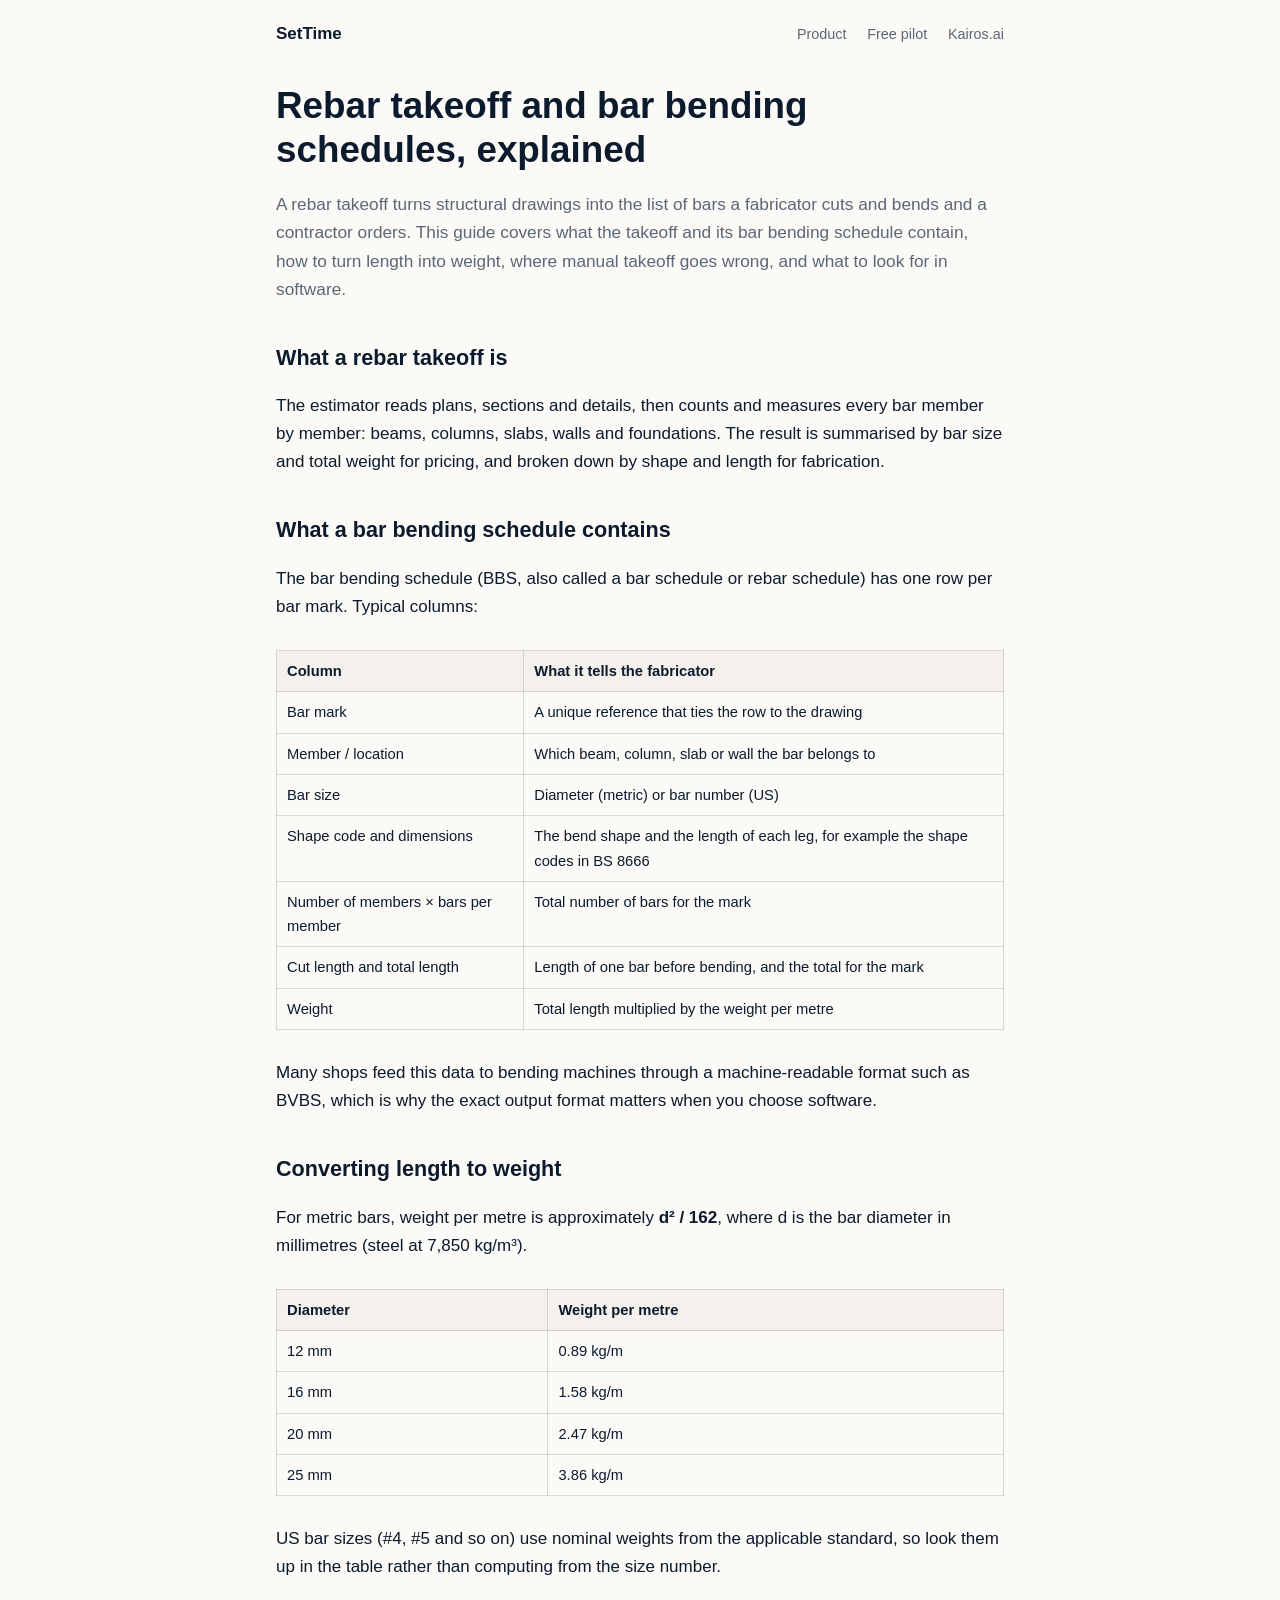
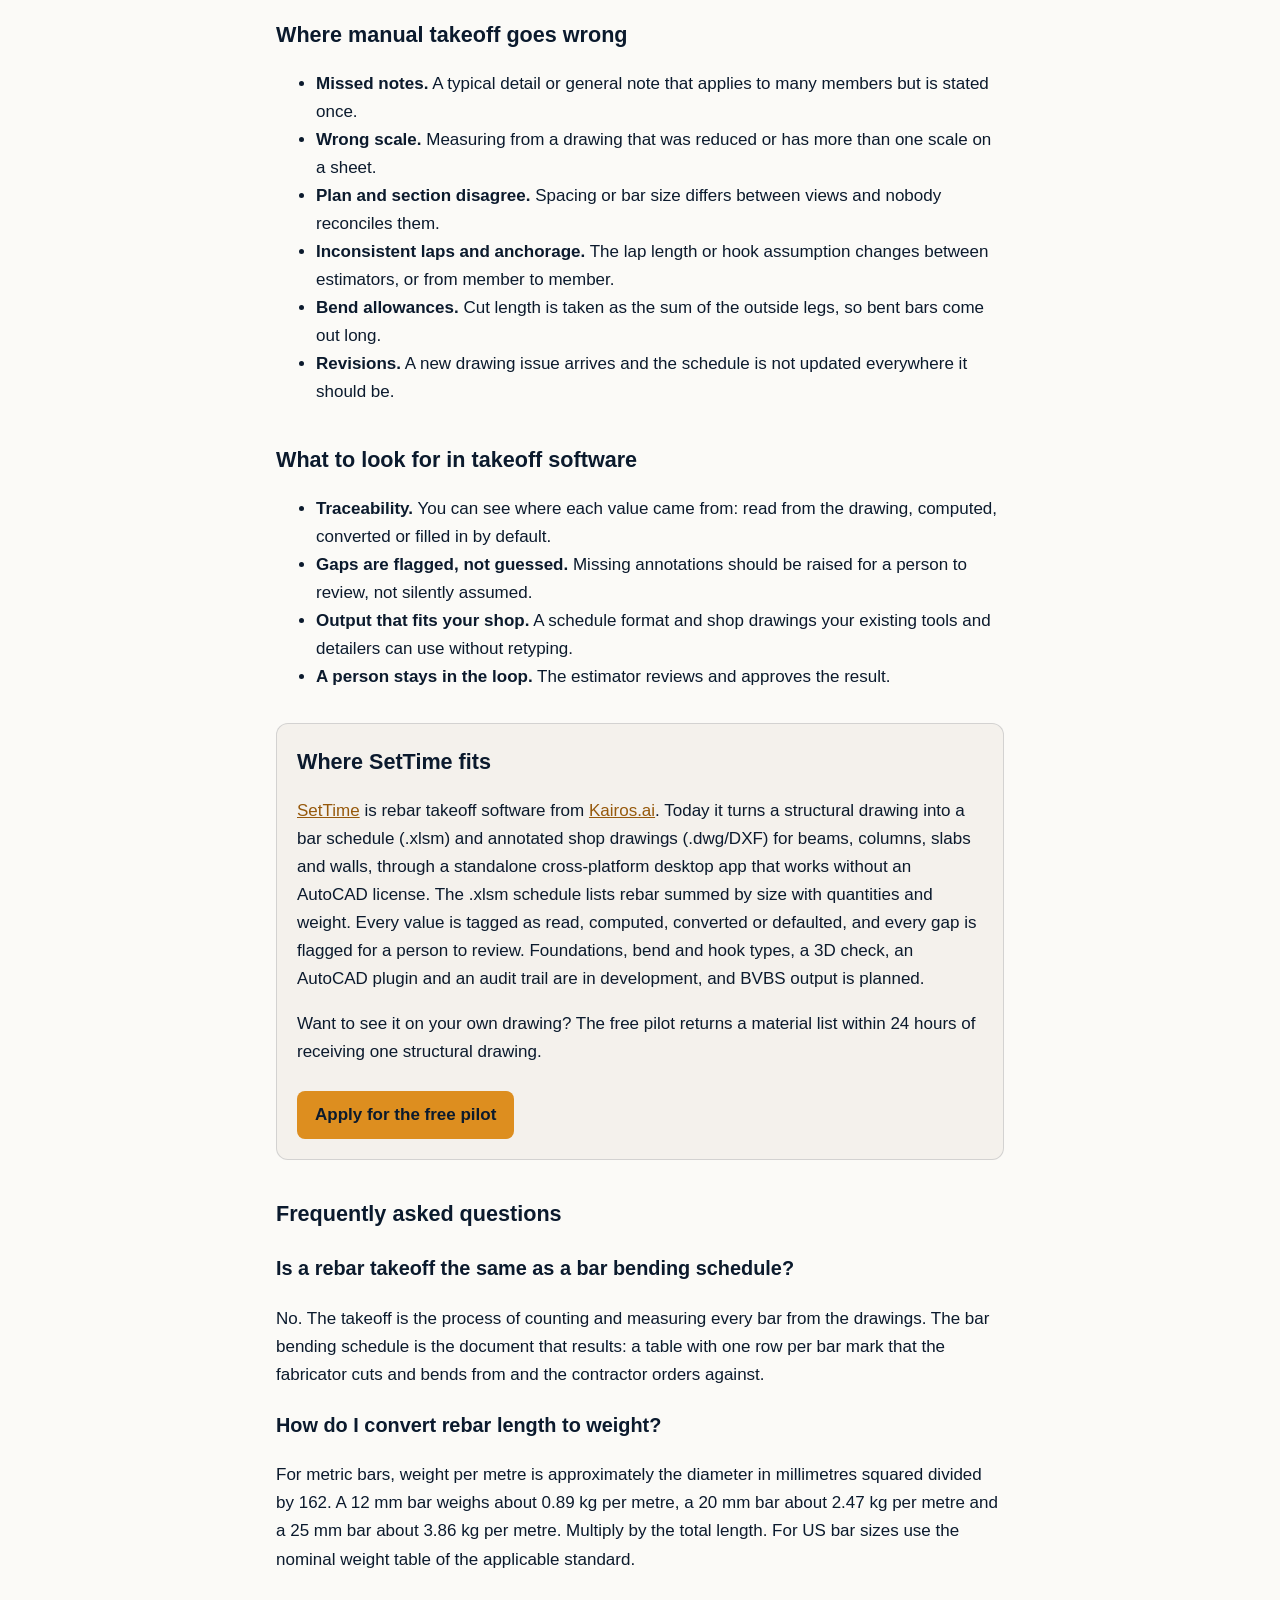
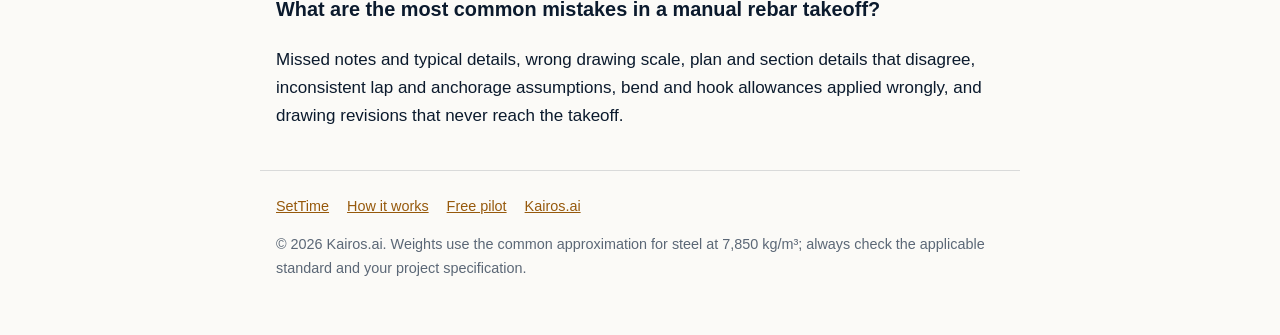
<file: guides/rebar-takeoff/index.html>
<!DOCTYPE html>
<html lang="en">
<head>
  <meta charset="UTF-8">
  <meta name="viewport" content="width=device-width, initial-scale=1.0">
  <title>Rebar takeoff and bar bending schedules: a practical guide | SetTime</title>
  <meta name="description" content="What a rebar takeoff is, what a bar bending schedule contains, how to convert bar length to weight, where manual takeoff goes wrong, and what to look for in takeoff software.">
  <meta name="robots" content="index, follow, max-image-preview:large">
  <link rel="canonical" href="https://settime.kairosaitech.com/guides/rebar-takeoff/">
  <meta property="og:type" content="article">
  <meta property="og:site_name" content="SetTime">
  <meta property="og:title" content="Rebar takeoff and bar bending schedules: a practical guide">
  <meta property="og:description" content="What a rebar takeoff is, what a bar bending schedule contains, how to convert bar length to weight, and where manual takeoff goes wrong.">
  <meta property="og:url" content="https://settime.kairosaitech.com/guides/rebar-takeoff/">
  <meta property="og:image" content="https://settime.kairosaitech.com/assets/settime-og-card.jpg">
  <meta name="twitter:card" content="summary_large_image">
  <link rel="icon" type="image/png" href="/assets/settime-favicon.png">
  <script type="application/ld+json">
  {
    "@context": "https://schema.org",
    "@graph": [
      {
        "@type": "Article",
        "@id": "https://settime.kairosaitech.com/guides/rebar-takeoff/#article",
        "headline": "Rebar takeoff and bar bending schedules: a practical guide",
        "description": "What a rebar takeoff is, what a bar bending schedule contains, how to convert bar length to weight, where manual takeoff goes wrong, and what to look for in takeoff software.",
        "inLanguage": "en",
        "datePublished": "2026-11-12T00:00:00+08:00",
        "dateModified": "2026-11-12T00:00:00+08:00",
        "image": "https://settime.kairosaitech.com/assets/settime-og-card.jpg",
        "mainEntityOfPage": "https://settime.kairosaitech.com/guides/rebar-takeoff/",
        "author": { "@id": "https://www.kairosaitech.com/#organization" },
        "publisher": { "@id": "https://www.kairosaitech.com/#organization" },
        "about": { "@id": "https://settime.kairosaitech.com/#software" }
      },
      {
        "@type": "BreadcrumbList",
        "itemListElement": [
          { "@type": "ListItem", "position": 1, "name": "SetTime", "item": "https://settime.kairosaitech.com/en/" },
          { "@type": "ListItem", "position": 2, "name": "Rebar takeoff guide", "item": "https://settime.kairosaitech.com/guides/rebar-takeoff/" }
        ]
      },
      {
        "@type": "FAQPage",
        "mainEntity": [
          {
            "@type": "Question",
            "name": "Is a rebar takeoff the same as a bar bending schedule?",
            "acceptedAnswer": { "@type": "Answer", "text": "No. The takeoff is the process of counting and measuring every bar from the drawings. The bar bending schedule is the document that results: a table with one row per bar mark that the fabricator cuts and bends from and the contractor orders against." }
          },
          {
            "@type": "Question",
            "name": "How do I convert rebar length to weight?",
            "acceptedAnswer": { "@type": "Answer", "text": "For metric bars, weight per metre is approximately the diameter in millimetres squared divided by 162. A 12 mm bar weighs about 0.89 kg per metre, a 20 mm bar about 2.47 kg per metre and a 25 mm bar about 3.86 kg per metre. Multiply by the total length. For US bar sizes use the nominal weight table of the applicable standard." }
          },
          {
            "@type": "Question",
            "name": "What are the most common mistakes in a manual rebar takeoff?",
            "acceptedAnswer": { "@type": "Answer", "text": "Missed notes and typical details, wrong drawing scale, plan and section details that disagree, inconsistent lap and anchorage assumptions, bend and hook allowances applied wrongly, and drawing revisions that never reach the takeoff." }
          }
        ]
      }
    ]
  }
  </script>
  <style>
    :root { --navy: #0B1A2D; --gold: #96590C; --bg: #FBFAF7; --muted: #5B6776; --line: rgba(11,26,45,.14); --panel: #F4F1EC; }
    @media (prefers-color-scheme: dark) { :root { --navy: #EAF0F7; --gold: #F2C066; --bg: #0B1A2D; --muted: #AAB6C4; --line: rgba(255,255,255,.18); --panel: #15293F; } }
    * { box-sizing: border-box; }
    body { margin: 0; background: var(--bg); color: var(--navy); font: 17px/1.65 -apple-system, BlinkMacSystemFont, "Segoe UI", "DM Sans", sans-serif; }
    a { color: var(--gold); }
    header, main, footer { max-width: 760px; margin: 0 auto; padding: 0 16px; }
    header { padding-top: 20px; padding-bottom: 8px; display: flex; justify-content: space-between; align-items: center; flex-wrap: wrap; gap: 8px; }
    header a { font-weight: 700; text-decoration: none; color: var(--navy); }
    nav a { font-weight: 500; margin-left: 16px; font-size: .9rem; color: var(--muted); }
    h1 { font-size: clamp(1.7rem, 5vw, 2.3rem); line-height: 1.2; margin: 28px 0 12px; }
    h2 { font-size: 1.35rem; margin: 36px 0 8px; }
    .lede { color: var(--muted); font-size: 1.08rem; }
    table { width: 100%; border-collapse: collapse; font-size: .92rem; margin: 12px 0; }
    th, td { border: 1px solid var(--line); padding: 8px 10px; text-align: left; vertical-align: top; }
    th { background: var(--panel); }
    .scroll { overflow-x: auto; }
    .cta { background: var(--panel); border: 1px solid var(--line); border-radius: 12px; padding: 20px; margin: 32px 0; }
    .cta a.btn { display: inline-block; margin-top: 8px; padding: 10px 18px; border-radius: 8px; background: #DD8E1F; color: #0B1A2D; font-weight: 700; text-decoration: none; }
    footer { padding-top: 24px; padding-bottom: 40px; color: var(--muted); font-size: .9rem; border-top: 1px solid var(--line); margin-top: 40px; }
    footer a { margin-right: 14px; }
  </style>
</head>
<body>
  <header>
    <a href="/en/">SetTime</a>
    <nav aria-label="Site">
      <a href="/en/">Product</a>
      <a href="/en/#pilot">Free pilot</a>
      <a href="https://www.kairosaitech.com/">Kairos.ai</a>
    </nav>
  </header>
  <main>
    <article>
      <h1>Rebar takeoff and bar bending schedules, explained</h1>
      <p class="lede">A rebar takeoff turns structural drawings into the list of bars a fabricator cuts and bends and a contractor orders. This guide covers what the takeoff and its bar bending schedule contain, how to turn length into weight, where manual takeoff goes wrong, and what to look for in software.</p>

      <h2>What a rebar takeoff is</h2>
      <p>The estimator reads plans, sections and details, then counts and measures every bar member by member: beams, columns, slabs, walls and foundations. The result is summarised by bar size and total weight for pricing, and broken down by shape and length for fabrication.</p>

      <h2>What a bar bending schedule contains</h2>
      <p>The bar bending schedule (BBS, also called a bar schedule or rebar schedule) has one row per bar mark. Typical columns:</p>
      <div class="scroll">
        <table>
          <thead><tr><th>Column</th><th>What it tells the fabricator</th></tr></thead>
          <tbody>
            <tr><td>Bar mark</td><td>A unique reference that ties the row to the drawing</td></tr>
            <tr><td>Member / location</td><td>Which beam, column, slab or wall the bar belongs to</td></tr>
            <tr><td>Bar size</td><td>Diameter (metric) or bar number (US)</td></tr>
            <tr><td>Shape code and dimensions</td><td>The bend shape and the length of each leg, for example the shape codes in BS 8666</td></tr>
            <tr><td>Number of members &times; bars per member</td><td>Total number of bars for the mark</td></tr>
            <tr><td>Cut length and total length</td><td>Length of one bar before bending, and the total for the mark</td></tr>
            <tr><td>Weight</td><td>Total length multiplied by the weight per metre</td></tr>
          </tbody>
        </table>
      </div>
      <p>Many shops feed this data to bending machines through a machine-readable format such as BVBS, which is why the exact output format matters when you choose software.</p>

      <h2>Converting length to weight</h2>
      <p>For metric bars, weight per metre is approximately <strong>d&sup2; / 162</strong>, where d is the bar diameter in millimetres (steel at 7,850 kg/m&sup3;).</p>
      <div class="scroll">
        <table>
          <thead><tr><th>Diameter</th><th>Weight per metre</th></tr></thead>
          <tbody>
            <tr><td>12 mm</td><td>0.89 kg/m</td></tr>
            <tr><td>16 mm</td><td>1.58 kg/m</td></tr>
            <tr><td>20 mm</td><td>2.47 kg/m</td></tr>
            <tr><td>25 mm</td><td>3.86 kg/m</td></tr>
          </tbody>
        </table>
      </div>
      <p>US bar sizes (#4, #5 and so on) use nominal weights from the applicable standard, so look them up in the table rather than computing from the size number.</p>

      <h2>Where manual takeoff goes wrong</h2>
      <ul>
        <li><strong>Missed notes.</strong> A typical detail or general note that applies to many members but is stated once.</li>
        <li><strong>Wrong scale.</strong> Measuring from a drawing that was reduced or has more than one scale on a sheet.</li>
        <li><strong>Plan and section disagree.</strong> Spacing or bar size differs between views and nobody reconciles them.</li>
        <li><strong>Inconsistent laps and anchorage.</strong> The lap length or hook assumption changes between estimators, or from member to member.</li>
        <li><strong>Bend allowances.</strong> Cut length is taken as the sum of the outside legs, so bent bars come out long.</li>
        <li><strong>Revisions.</strong> A new drawing issue arrives and the schedule is not updated everywhere it should be.</li>
      </ul>

      <h2>What to look for in takeoff software</h2>
      <ul>
        <li><strong>Traceability.</strong> You can see where each value came from: read from the drawing, computed, converted or filled in by default.</li>
        <li><strong>Gaps are flagged, not guessed.</strong> Missing annotations should be raised for a person to review, not silently assumed.</li>
        <li><strong>Output that fits your shop.</strong> A schedule format and shop drawings your existing tools and detailers can use without retyping.</li>
        <li><strong>A person stays in the loop.</strong> The estimator reviews and approves the result.</li>
      </ul>

      <div class="cta">
        <h2 style="margin-top:0">Where SetTime fits</h2>
        <p><a href="/en/">SetTime</a> is rebar takeoff software from <a href="https://www.kairosaitech.com/">Kairos.ai</a>. Today it turns a structural drawing into a bar schedule (.xlsm) and annotated shop drawings (.dwg/DXF) for beams, columns, slabs and walls, through a standalone cross-platform desktop app that works without an AutoCAD license. The .xlsm schedule lists rebar summed by size with quantities and weight. Every value is tagged as read, computed, converted or defaulted, and every gap is flagged for a person to review. Foundations, bend and hook types, a 3D check, an AutoCAD plugin and an audit trail are in development, and BVBS output is planned.</p>
        <p>Want to see it on your own drawing? The free pilot returns a material list within 24 hours of receiving one structural drawing.</p>
        <a class="btn" href="/en/#pilot">Apply for the free pilot</a>
      </div>

      <h2>Frequently asked questions</h2>
      <h3>Is a rebar takeoff the same as a bar bending schedule?</h3>
      <p>No. The takeoff is the process of counting and measuring every bar from the drawings. The bar bending schedule is the document that results: a table with one row per bar mark that the fabricator cuts and bends from and the contractor orders against.</p>
      <h3>How do I convert rebar length to weight?</h3>
      <p>For metric bars, weight per metre is approximately the diameter in millimetres squared divided by 162. A 12 mm bar weighs about 0.89 kg per metre, a 20 mm bar about 2.47 kg per metre and a 25 mm bar about 3.86 kg per metre. Multiply by the total length. For US bar sizes use the nominal weight table of the applicable standard.</p>
      <h3>What are the most common mistakes in a manual rebar takeoff?</h3>
      <p>Missed notes and typical details, wrong drawing scale, plan and section details that disagree, inconsistent lap and anchorage assumptions, bend and hook allowances applied wrongly, and drawing revisions that never reach the takeoff.</p>
    </article>
  </main>
  <footer>
    <a href="/en/">SetTime</a>
    <a href="/en/#howto">How it works</a>
    <a href="/en/#pilot">Free pilot</a>
    <a href="https://www.kairosaitech.com/">Kairos.ai</a>
    <p>&copy; 2026 Kairos.ai. Weights use the common approximation for steel at 7,850 kg/m&sup3;; always check the applicable standard and your project specification.</p>
  </footer>
</body>
</html>
</file>
